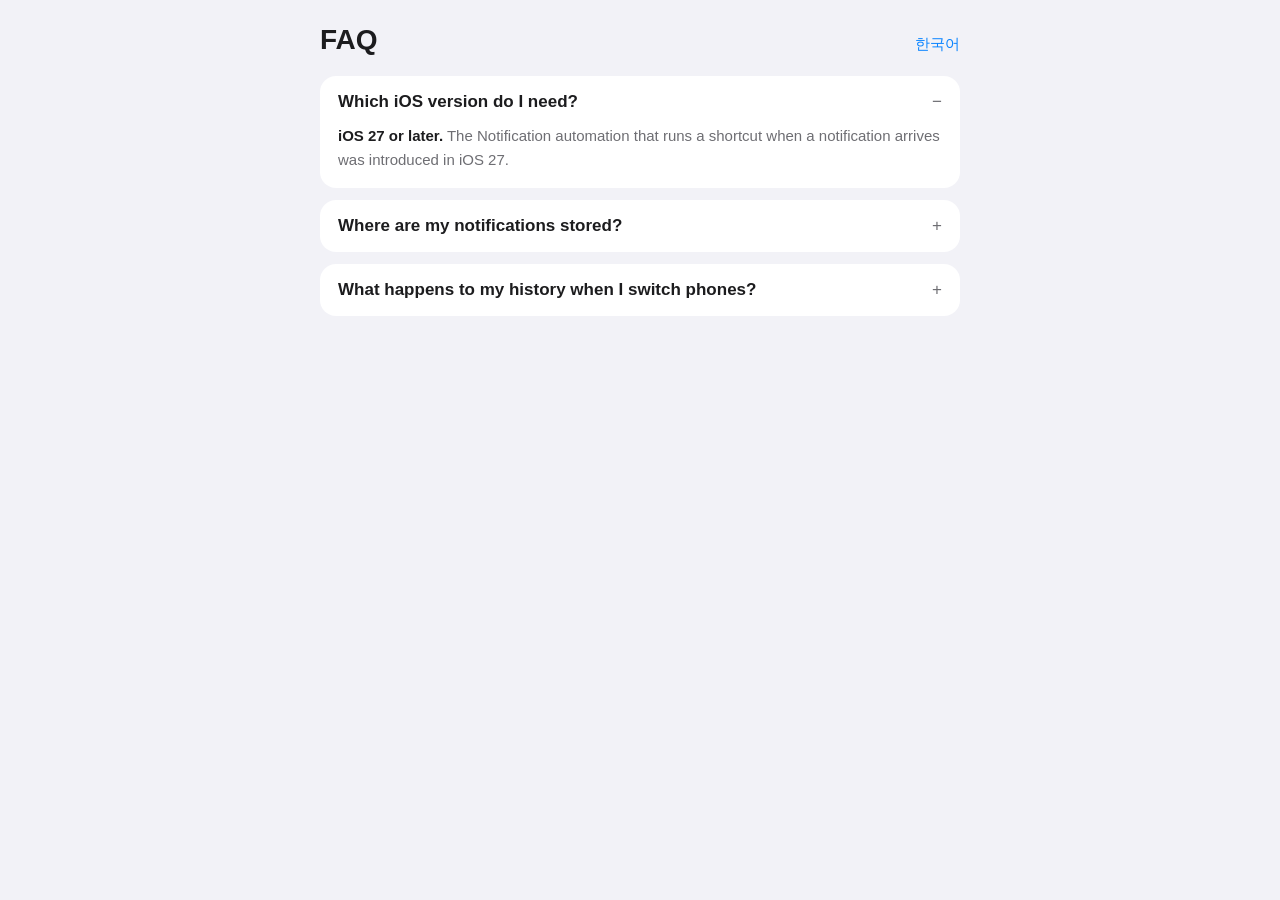
<file: en/faq/index.html>
<!doctype html>
<html lang="en">
  <head>
    <meta charset="utf-8" />
    <meta
      name="viewport"
      content="width=device-width, initial-scale=1, viewport-fit=cover"
    />
    <title>FAQ · Renotify</title>
    <link rel="stylesheet" href="../../style.css" />
  </head>
  <body class="doc">
    <main>
      <header>
        <h1>FAQ</h1>
        <a class="switch" href="../../ko/faq/" lang="ko">한국어</a>
      </header>

      <details open>
        <summary>Which iOS version do I need?</summary>
        <p>
          <b>iOS 27 or later.</b> The Notification automation that runs a
          shortcut when a notification arrives was introduced in iOS 27.
        </p>
      </details>

      <details>
        <summary>Where are my notifications stored?</summary>
        <p>
          <b>Only on your iPhone.</b> Notification content is never sent to a
          server, and there are no accounts, ads, or tracking.
        </p>
      </details>

      <details>
        <summary>What happens to my history when I switch phones?</summary>
        <ul>
          <li>
            If you move to your new iPhone with
            <b>an iCloud backup or device-to-device transfer</b>, your history
            comes with it.
          </li>
          <li>If you reinstall the app, your history is deleted.</li>
        </ul>
      </details>
    </main>
  </body>
</html>
</file>
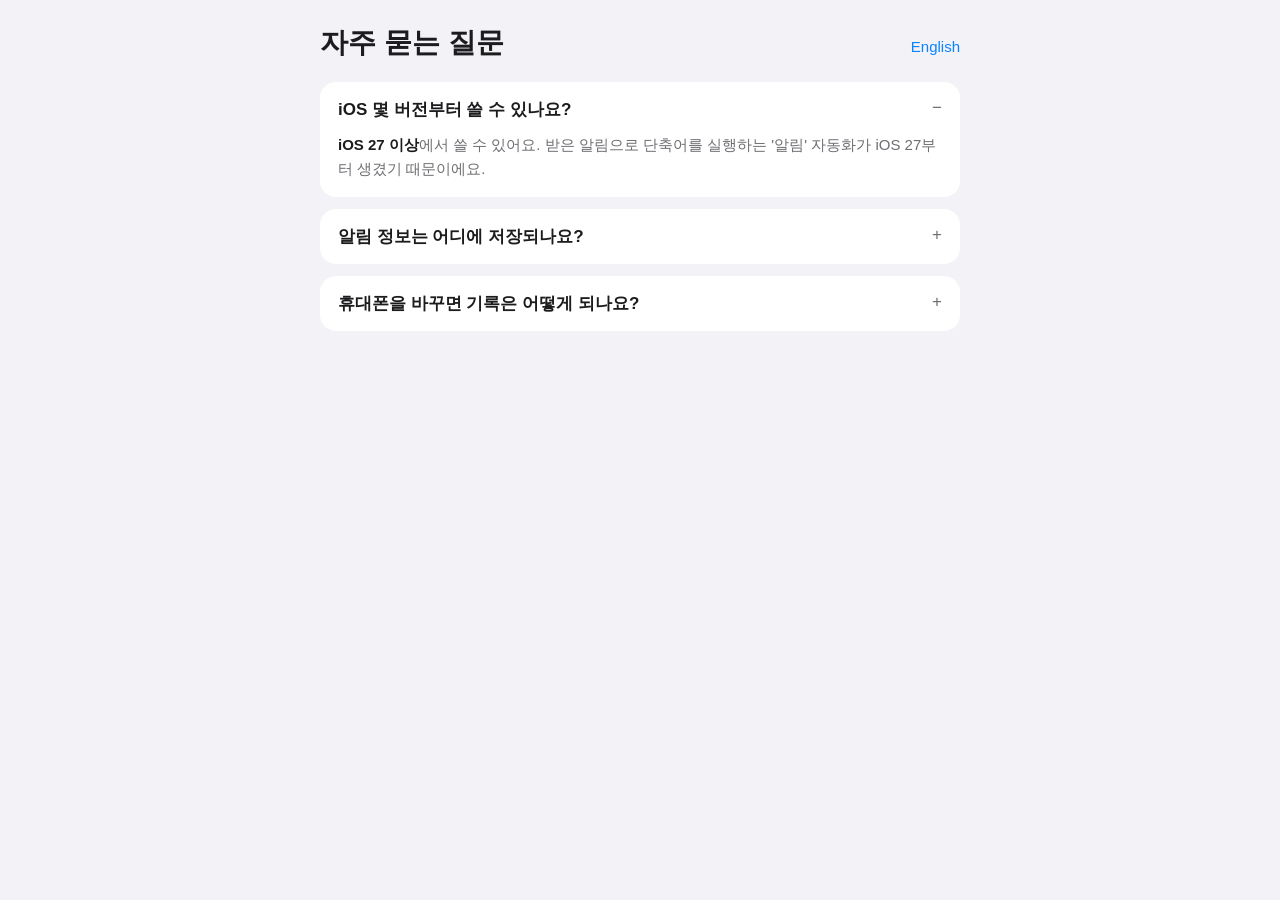
<file: ko/faq/index.html>
<!doctype html>
<html lang="ko">
  <head>
    <meta charset="utf-8" />
    <meta
      name="viewport"
      content="width=device-width, initial-scale=1, viewport-fit=cover"
    />
    <title>자주 묻는 질문 · 알림함</title>
    <link rel="stylesheet" href="../../style.css" />
  </head>
  <body class="doc">
    <main>
      <header>
        <h1>자주 묻는 질문</h1>
        <a class="switch" href="../../en/faq/" lang="en">English</a>
      </header>

      <details open>
        <summary>iOS 몇 버전부터 쓸 수 있나요?</summary>
        <p>
          <b>iOS 27 이상</b>에서 쓸 수 있어요. 받은 알림으로 단축어를 실행하는
          '알림' 자동화가 iOS 27부터 생겼기 때문이에요.
        </p>
      </details>

      <details>
        <summary>알림 정보는 어디에 저장되나요?</summary>
        <p>
          <b>내 iPhone 안에만</b> 저장돼요. 알림 내용은 서버로 보내지 않고,
          계정이나 광고, 추적도 없어요.
        </p>
      </details>

      <details>
        <summary>휴대폰을 바꾸면 기록은 어떻게 되나요?</summary>
        <ul>
          <li>
            <b>iCloud 백업이나 기기 간 이전</b>으로 새 iPhone에 옮기면 기록도
            함께 옮겨져요.
          </li>
          <li>앱을 재설치하는 경우 기록은 사라져요.</li>
        </ul>
      </details>
    </main>
  </body>
</html>
</file>
<file: style.css>
:root {
  --bg: #f2f2f7;
  --card: #ffffff;
  --text: #1c1c1e;
  --muted: #6e6e73;
  --accent: #0a84ff;
  --track: rgba(60, 60, 67, 0.12);
  color-scheme: light dark;
}
@media (prefers-color-scheme: dark) {
  :root {
    --bg: #000000;
    --card: #1c1c1e;
    --text: #f5f5f7;
    --muted: #98989d;
    --track: rgba(235, 235, 245, 0.16);
  }
}
* { box-sizing: border-box; }
html, body { height: 100%; margin: 0; }
body {
  background: var(--bg);
  color: var(--text);
  font-family: -apple-system, BlinkMacSystemFont, "Apple SD Gothic Neo", "Helvetica Neue", sans-serif;
  display: flex;
  align-items: center;
  justify-content: center;
  padding: 16px;
  -webkit-font-smoothing: antialiased;
}
main {
  width: 100%;
  max-width: 360px;
  display: flex;
  flex-direction: column;
  align-items: center;
  text-align: center;
  gap: 20px;
}
.icon {
  width: 104px;
  height: 104px;
  border-radius: 23.5%;
  box-shadow: 0 10px 30px rgba(0, 0, 0, 0.18);
  animation: float 2.4s ease-in-out infinite;
}
.spinner {
  width: 28px;
  height: 28px;
  border-radius: 50%;
  border: 3px solid var(--track);
  border-top-color: var(--accent);
  animation: spin 0.8s linear infinite;
}
h1 { font-size: 20px; font-weight: 600; margin: 0; }
p { font-size: 15px; color: var(--muted); margin: 0; line-height: 1.45; }
.actions {
  width: 100%;
  display: none;
  flex-direction: column;
  gap: 10px;
  margin-top: 4px;
}
.fallback .actions { display: flex; }
.button {
  display: block;
  padding: 14px 16px;
  border-radius: 999px;
  background: var(--accent);
  color: #fff;
  font-size: 17px;
  font-weight: 600;
  text-decoration: none;
}
.link { color: var(--accent); font-size: 15px; text-decoration: none; }
@keyframes spin { to { transform: rotate(360deg); } }
@keyframes float { 50% { transform: translateY(-6px); } }
@media (prefers-reduced-motion: reduce) {
  .icon, .spinner { animation: none; }
}

/* FAQ */
body.doc {
  display: block;
  padding: 24px 16px 48px;
}
.doc main {
  max-width: 640px;
  margin: 0 auto;
  align-items: stretch;
  text-align: left;
  gap: 12px;
}
.doc header { display: flex; align-items: baseline; justify-content: space-between; gap: 12px; margin-bottom: 8px; }
.doc h1 { font-size: 28px; font-weight: 700; }
.doc .switch { color: var(--accent); font-size: 15px; text-decoration: none; white-space: nowrap; }
details {
  background: var(--card);
  border-radius: 16px;
  padding: 16px 18px;
}
summary {
  font-size: 17px;
  font-weight: 600;
  cursor: pointer;
  list-style: none;
  display: flex;
  justify-content: space-between;
  gap: 12px;
}
summary::-webkit-details-marker { display: none; }
summary::after { content: "+"; color: var(--muted); font-weight: 400; }
details[open] summary::after { content: "−"; }
details p, details ul { margin: 12px 0 0; font-size: 15px; line-height: 1.6; color: var(--muted); }
details ul { padding-left: 20px; }
details li + li { margin-top: 4px; }
details b { color: var(--text); font-weight: 600; }
</file>
